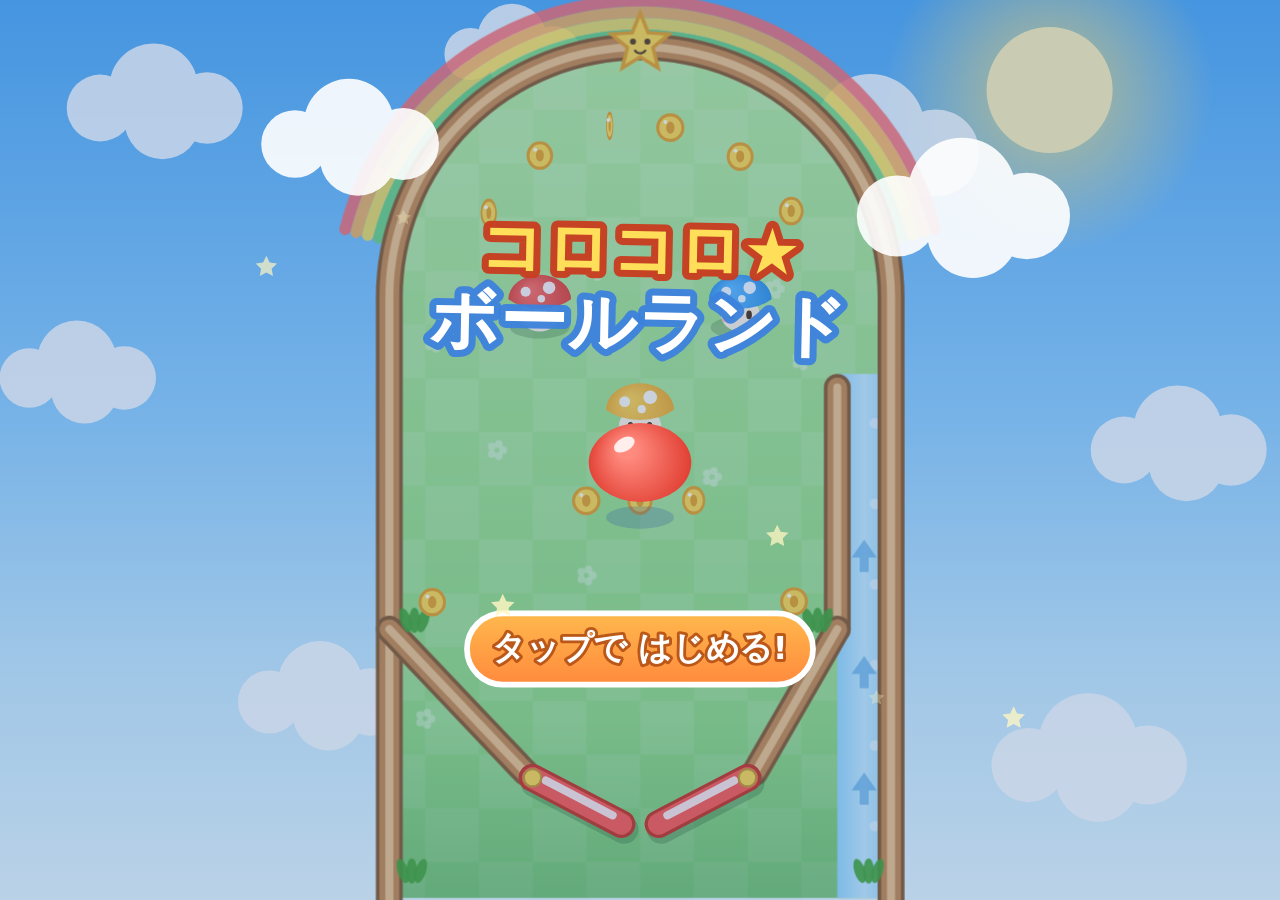
<file: korokoro-pinball/index.html>
<!DOCTYPE html>
<html lang="ja">
<head>
  <meta charset="UTF-8" />
  <meta name="viewport" content="width=device-width, initial-scale=1.0, maximum-scale=1.0, user-scalable=no, viewport-fit=cover" />
  <meta name="apple-mobile-web-app-capable" content="yes" />
  <meta name="apple-mobile-web-app-status-bar-style" content="black-translucent" />
  <meta name="mobile-web-app-capable" content="yes" />
  <meta name="theme-color" content="#63b7ff" />
  <title>コロコロ★ボールランド</title>
  <link rel="icon" href="data:image/svg+xml,%3Csvg xmlns='http://www.w3.org/2000/svg' viewBox='0 0 64 64'%3E%3Ccircle cx='32' cy='32' r='26' fill='%23ff5a4e' stroke='%23ffffff' stroke-width='4'/%3E%3Ccircle cx='24' cy='24' r='8' fill='%23ffd9d4'/%3E%3C/svg%3E" />
  <link rel="stylesheet" href="css/style.css" />
</head>
<body>
  <div id="stage">
    <canvas id="game"></canvas>
    <div id="boot">
      <div class="boot-ball"></div>
      <p>コロコロ じゅんびちゅう…</p>
    </div>
  </div>
  <script type="module" src="js/main.js"></script>
</body>
</html>
</file>
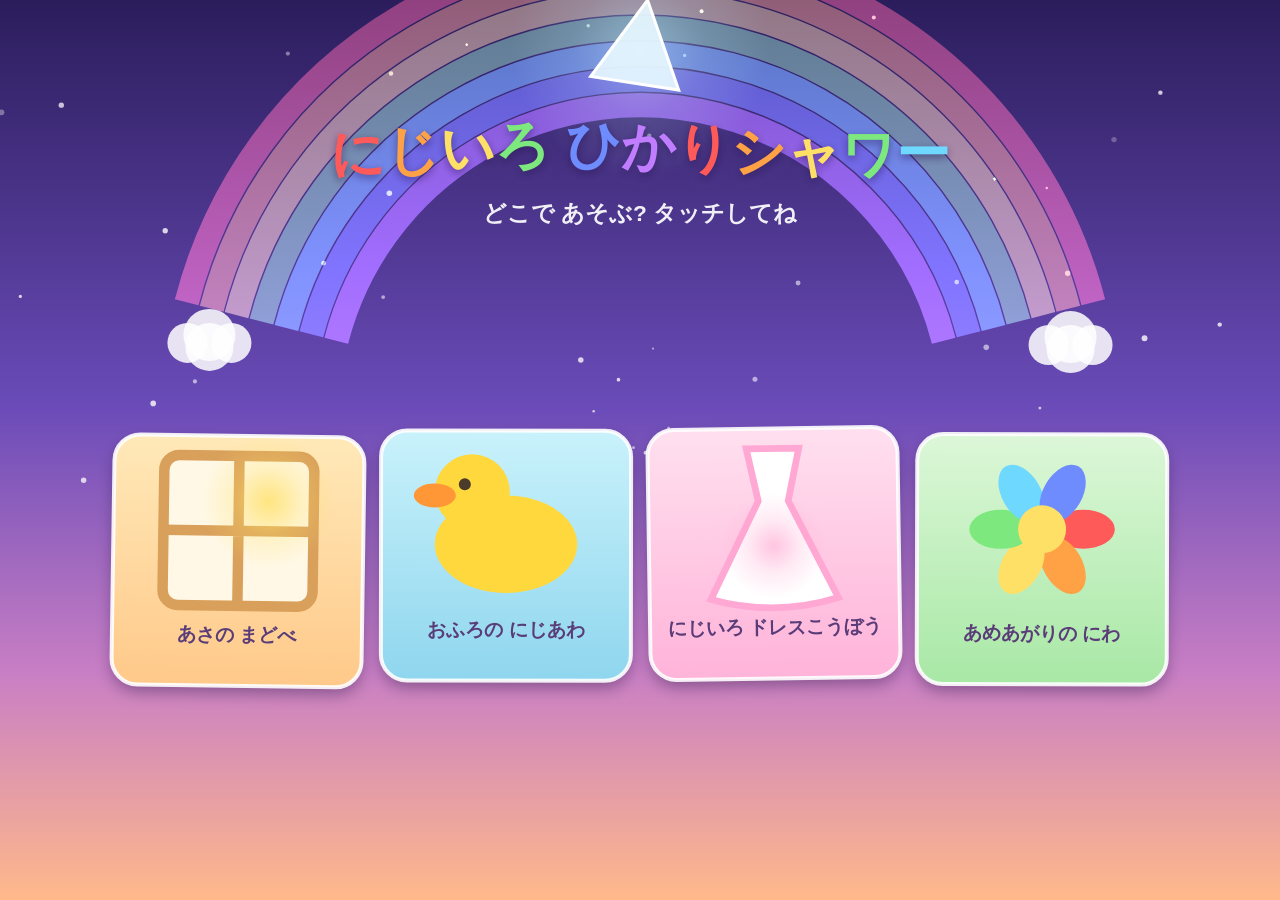
<file: nijiiro-hikari-shower/index.html>
<!DOCTYPE html>
<html lang="ja">
<head>
  <meta charset="UTF-8" />
  <meta name="viewport" content="width=device-width, initial-scale=1.0, maximum-scale=1.0, user-scalable=no, viewport-fit=cover" />
  <meta name="apple-mobile-web-app-capable" content="yes" />
  <meta name="apple-mobile-web-app-status-bar-style" content="black-translucent" />
  <meta name="mobile-web-app-capable" content="yes" />
  <meta name="theme-color" content="#2b1d5c" />
  <title>にじいろひかりシャワー</title>
  <link rel="icon" href="data:image/svg+xml,%3Csvg xmlns='http://www.w3.org/2000/svg' viewBox='0 0 64 64'%3E%3Cpolygon points='32,6 58,54 6,54' fill='%23bde5ff' stroke='%23ffffff' stroke-width='3'/%3E%3C/svg%3E" />
  <link rel="stylesheet" href="css/style.css" />
</head>
<body>
  <div id="stage">
    <canvas id="game"></canvas>
    <div id="boot">
      <div class="boot-prism"></div>
      <p>にじを じゅんびちゅう…</p>
    </div>
  </div>
  <script type="module" src="js/main.js"></script>
</body>
</html>
</file>
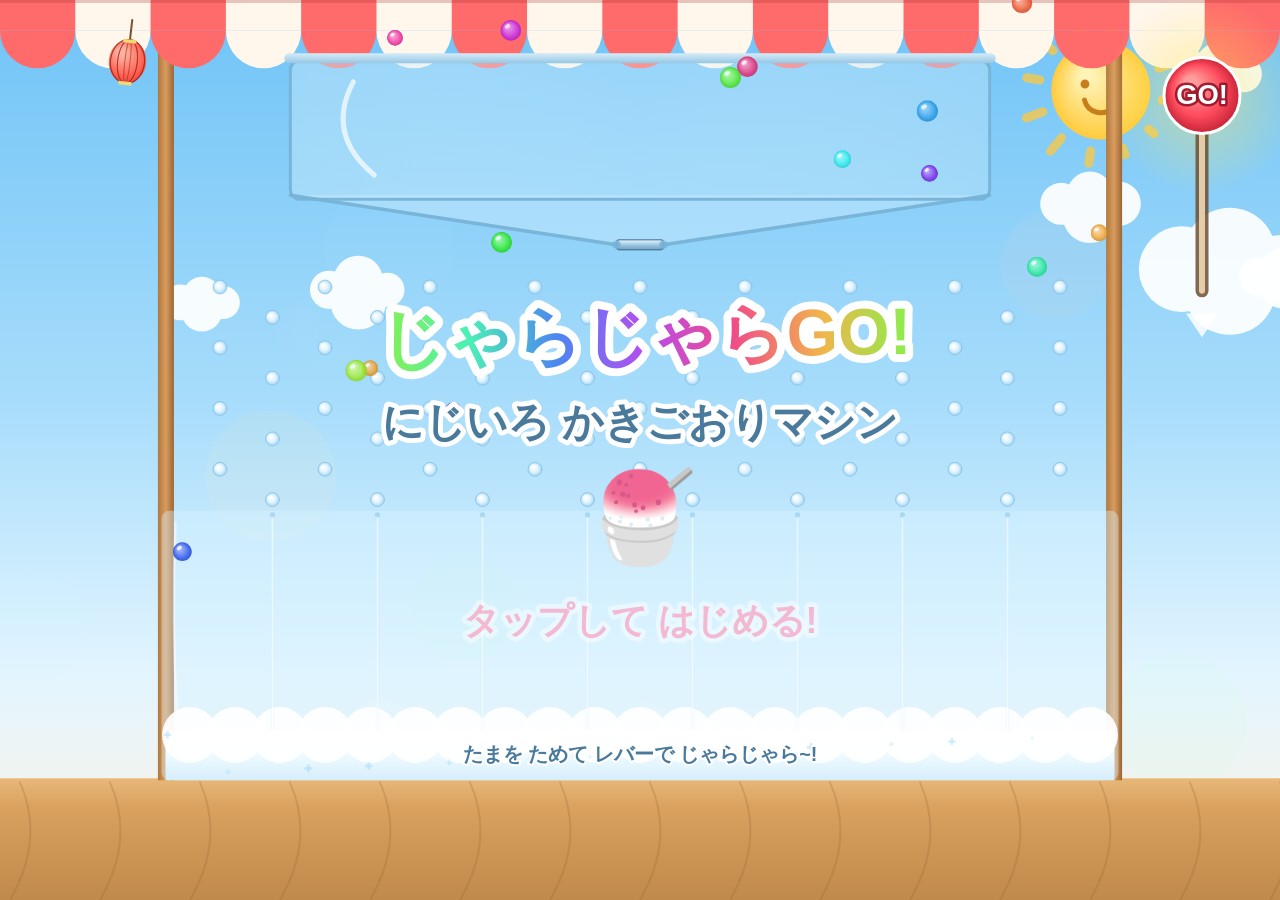
<file: nijiiro-kakigori-galton/index.html>
<!DOCTYPE html>
<html lang="ja">
<head>
<meta charset="UTF-8">
<meta name="viewport" content="width=device-width, initial-scale=1.0, maximum-scale=1.0, user-scalable=no, viewport-fit=cover">
<meta name="apple-mobile-web-app-capable" content="yes">
<meta name="mobile-web-app-capable" content="yes">
<meta name="apple-mobile-web-app-status-bar-style" content="black-translucent">
<meta name="theme-color" content="#7ec8f5">
<title>じゃらじゃらGO! にじいろかきごおりマシン</title>
<link rel="icon" href="data:image/svg+xml,<svg xmlns='http://www.w3.org/2000/svg' viewBox='0 0 100 100'><text y='0.9em' font-size='90'>🍧</text></svg>">
<link rel="stylesheet" href="css/style.css">
</head>
<body>
<canvas id="game"></canvas>
<script type="module" src="js/main.js"></script>
</body>
</html>
</file>
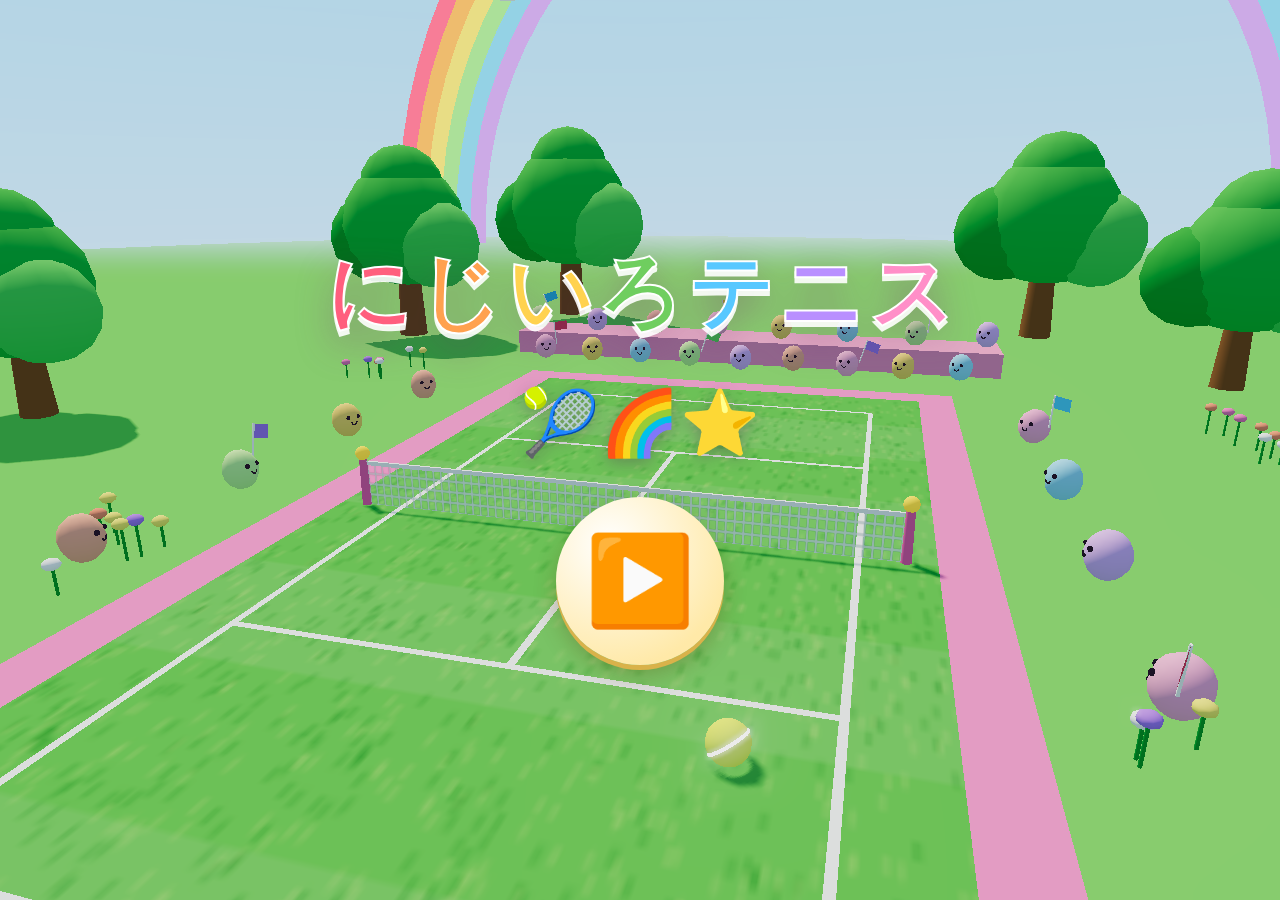
<file: nijiiro-tennis/index.html>
<!DOCTYPE html>
<html lang="ja">
<head>
<meta charset="UTF-8">
<meta name="viewport" content="width=device-width, initial-scale=1.0, maximum-scale=1.0, user-scalable=no, viewport-fit=cover">
<meta name="apple-mobile-web-app-capable" content="yes">
<meta name="apple-mobile-web-app-status-bar-style" content="black-translucent">
<meta name="mobile-web-app-capable" content="yes">
<title>にじいろテニス</title>
<link rel="stylesheet" href="css/style.css">
<link rel="icon" href="data:image/svg+xml,%3Csvg xmlns='http://www.w3.org/2000/svg' viewBox='0 0 100 100'%3E%3Ccircle cx='50' cy='50' r='42' fill='%23ff8fc8'/%3E%3Ccircle cx='50' cy='50' r='30' fill='%23fff176'/%3E%3C/svg%3E">
<script type="importmap">
{
  "imports": {
    "three": "./vendor/three/three.module.min.js",
    "three/addons/": "./vendor/three/addons/"
  }
}
</script>
</head>
<body>
<div id="app">
  <canvas id="gl"></canvas>
  <div id="hud"></div>
  <div id="overlay"></div>
</div>
<div id="boot">
  <div class="boot-ball"></div>
</div>
<script type="module" src="js/main.js"></script>
</body>
</html>
</file>
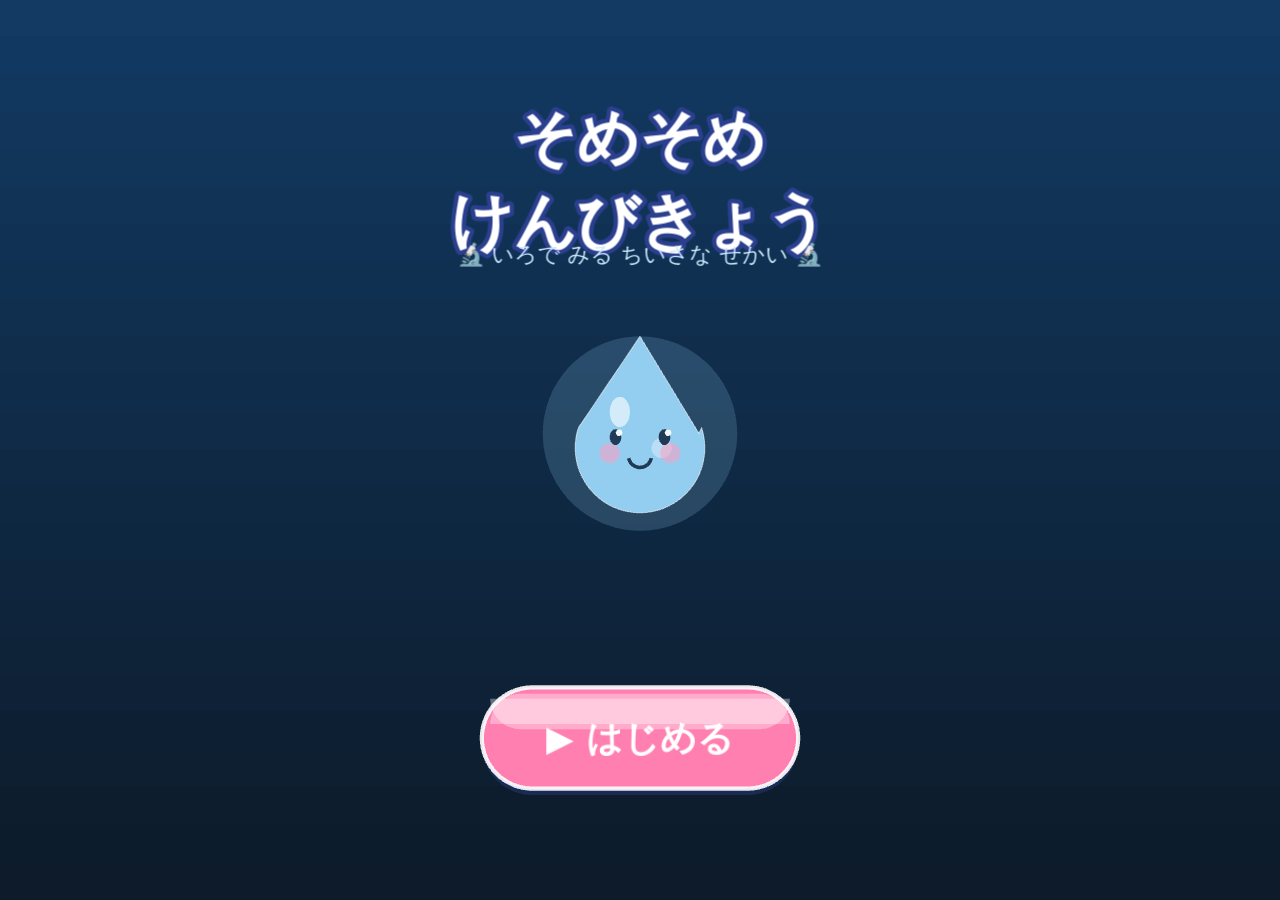
<file: somesome-kenbikyo/index.html>
<!DOCTYPE html>
<html lang="ja">
<head>
<meta charset="UTF-8">
<meta name="viewport" content="width=device-width, initial-scale=1.0, maximum-scale=1.0, user-scalable=no, viewport-fit=cover">
<meta name="apple-mobile-web-app-capable" content="yes">
<meta name="mobile-web-app-capable" content="yes">
<meta name="apple-mobile-web-app-status-bar-style" content="black-translucent">
<meta name="theme-color" content="#0d1b2a">
<title>そめそめ けんびきょう</title>
<link rel="icon" href="data:image/svg+xml,<svg xmlns='http://www.w3.org/2000/svg' viewBox='0 0 100 100'><text y='0.9em' font-size='90'>🔬</text></svg>">
<link rel="stylesheet" href="css/style.css">
</head>
<body>
<div id="game"></div>
<script src="vendor/phaser.min.js"></script>
<script type="module" src="js/main.js"></script>
</body>
</html>
</file>
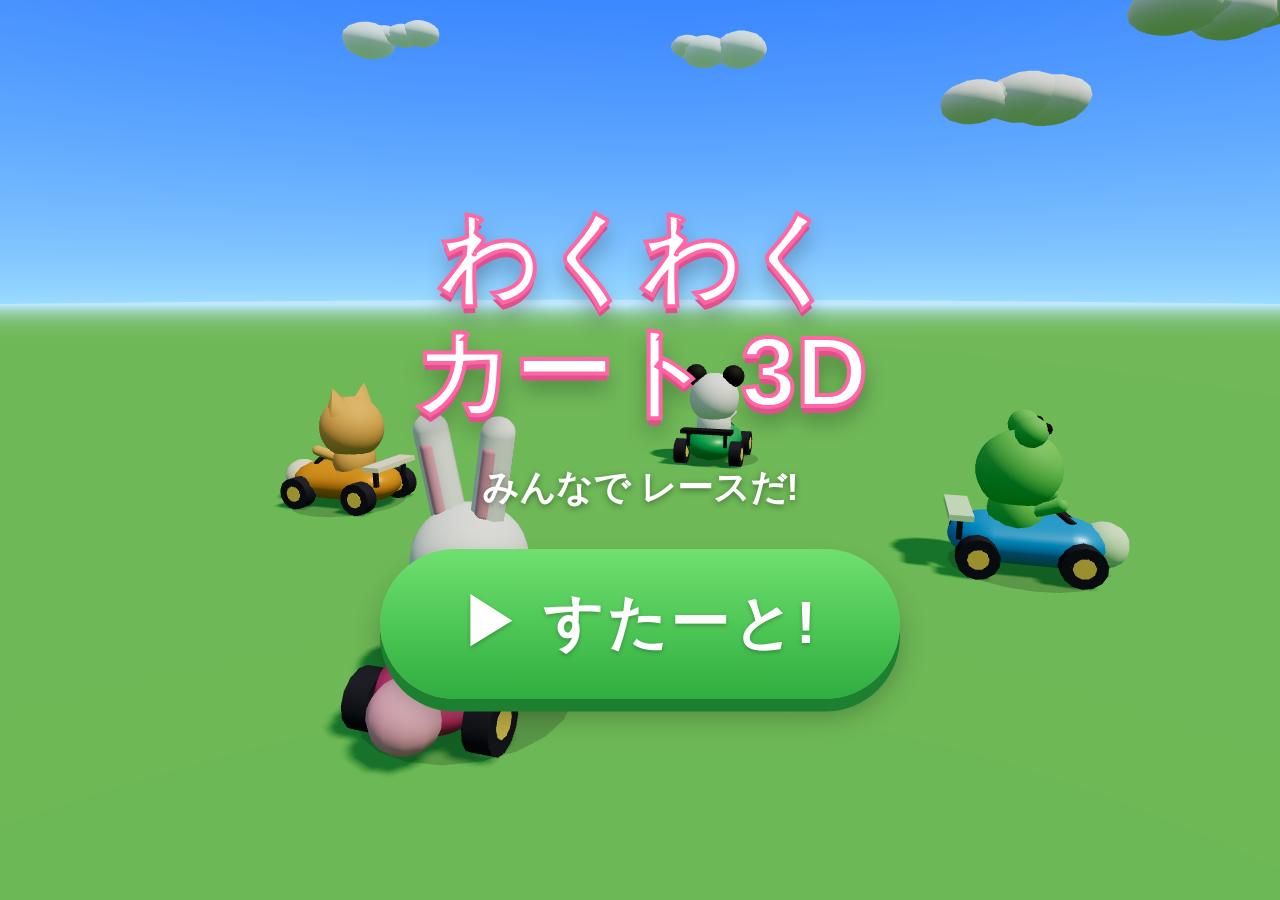
<file: wakuwaku-kart-3d/index.html>
<!DOCTYPE html>
<html lang="ja">
<head>
<meta charset="UTF-8">
<meta name="viewport" content="width=device-width, initial-scale=1.0, maximum-scale=1.0, user-scalable=no, viewport-fit=cover">
<meta name="apple-mobile-web-app-capable" content="yes">
<meta name="apple-mobile-web-app-status-bar-style" content="black-translucent">
<meta name="theme-color" content="#7ec8ff">
<title>わくわくカート3D</title>
<link rel="stylesheet" href="css/style.css">
</head>
<body>
<div id="game-root">
  <canvas id="game-canvas"></canvas>
  <div id="ui-layer"></div>
</div>
<script type="module" src="js/main.js"></script>
</body>
</html>
</file>
<file: korokoro-pinball/css/style.css>
* {
  margin: 0;
  padding: 0;
  box-sizing: border-box;
}

html, body {
  width: 100%;
  height: 100%;
  overflow: hidden;
  background: #63b7ff;
  touch-action: none;
  -webkit-user-select: none;
  user-select: none;
  -webkit-touch-callout: none;
  -webkit-tap-highlight-color: transparent;
  position: fixed;
  inset: 0;
}

#stage {
  position: fixed;
  inset: 0;
  width: 100%;
  height: 100%;
}

#game {
  position: absolute;
  inset: 0;
  width: 100%;
  height: 100%;
  display: block;
}

#boot {
  position: absolute;
  inset: 0;
  display: flex;
  flex-direction: column;
  align-items: center;
  justify-content: center;
  gap: 18px;
  background: linear-gradient(180deg, #63b7ff 0%, #a8e0ff 60%, #d8f4ff 100%);
  color: #ffffff;
  font-family: "M PLUS Rounded 1c", "Hiragino Maru Gothic ProN", "ヒラギノ丸ゴ ProN W4", system-ui, sans-serif;
  font-size: 20px;
  font-weight: 700;
  text-shadow: 0 2px 6px rgba(30, 90, 160, 0.5);
  transition: opacity 0.4s ease;
  z-index: 10;
}

#boot.hidden {
  opacity: 0;
  pointer-events: none;
}

.boot-ball {
  width: 56px;
  height: 56px;
  border-radius: 50%;
  background: radial-gradient(circle at 35% 30%, #ffd9d4 0%, #ff5a4e 55%, #d0322a 100%);
  border: 4px solid #ffffff;
  animation: boot-bounce 0.7s ease-in-out infinite alternate;
  box-shadow: 0 10px 20px rgba(30, 90, 160, 0.35);
}

@keyframes boot-bounce {
  from { transform: translateY(-14px) scale(1, 1); }
  to   { transform: translateY(10px) scale(1.08, 0.92); }
}
</file>
<file: nijiiro-hikari-shower/css/style.css>
/* にじいろひかりシャワー — 全画面キャンバス用スタイル */
* {
  margin: 0;
  padding: 0;
  box-sizing: border-box;
}

html,
body {
  width: 100%;
  height: 100%;
  overflow: hidden;
  background: #2b1d5c;
  position: fixed;
  inset: 0;
  overscroll-behavior: none;
  -webkit-user-select: none;
  user-select: none;
  -webkit-touch-callout: none;
  -webkit-tap-highlight-color: transparent;
}

#stage {
  position: fixed;
  inset: 0;
  width: 100%;
  height: 100%;
}

#game {
  position: absolute;
  inset: 0;
  width: 100%;
  height: 100%;
  display: block;
  touch-action: none;
}

/* 起動中のかわいいローディング表示 */
#boot {
  position: absolute;
  inset: 0;
  display: flex;
  flex-direction: column;
  align-items: center;
  justify-content: center;
  gap: 24px;
  background: linear-gradient(160deg, #2b1d5c 0%, #4a2f8f 60%, #7b4fc9 100%);
  color: #fff;
  font-family: "Hiragino Maru Gothic ProN", "BIZ UDGothic", "Yu Gothic", sans-serif;
  font-size: 18px;
  letter-spacing: 0.1em;
  transition: opacity 0.6s ease;
  z-index: 10;
}

#boot.hidden {
  opacity: 0;
  pointer-events: none;
}

.boot-prism {
  width: 0;
  height: 0;
  border-left: 34px solid transparent;
  border-right: 34px solid transparent;
  border-bottom: 58px solid rgba(255, 255, 255, 0.85);
  filter: drop-shadow(0 0 18px #9ad8ff) drop-shadow(0 0 36px #ff9ad5);
  animation: prismSpin 2.2s ease-in-out infinite;
}

@keyframes prismSpin {
  0%   { transform: rotate(0deg) scale(1); }
  50%  { transform: rotate(180deg) scale(1.15); }
  100% { transform: rotate(360deg) scale(1); }
}
</file>
<file: nijiiro-kakigori-galton/css/style.css>
html, body {
  margin: 0;
  padding: 0;
  width: 100%;
  height: 100%;
  overflow: hidden;
  background: #7ec8f5;
  position: fixed;
  inset: 0;
  overscroll-behavior: none;
  -webkit-user-select: none;
  user-select: none;
  -webkit-touch-callout: none;
  -webkit-tap-highlight-color: transparent;
}

#game {
  position: absolute;
  inset: 0;
  width: 100%;
  height: 100%;
  display: block;
  touch-action: none;
}
</file>
<file: nijiiro-tennis/css/style.css>
/* にじいろテニス — スタイル */
* { margin: 0; padding: 0; box-sizing: border-box; -webkit-tap-highlight-color: transparent; }

html, body {
  width: 100%; height: 100%; overflow: hidden;
  background: #7ec8ff;
  font-family: "Hiragino Maru Gothic ProN", "BIZ UDGothic", "Rounded Mplus 1c", sans-serif;
  touch-action: none; user-select: none; -webkit-user-select: none;
  position: fixed;
}

#app { position: fixed; inset: 0; }
#gl { position: absolute; inset: 0; width: 100%; height: 100%; display: block; }

#hud, #overlay {
  position: absolute; inset: 0; pointer-events: none;
  padding: calc(env(safe-area-inset-top, 0px)) calc(env(safe-area-inset-right, 0px))
           calc(env(safe-area-inset-bottom, 0px)) calc(env(safe-area-inset-left, 0px));
}
#overlay { z-index: 20; }
#hud { z-index: 10; }

/* ---- 起動ローダー ---- */
#boot {
  position: fixed; inset: 0; z-index: 99; display: flex;
  align-items: center; justify-content: center;
  background: linear-gradient(160deg, #ffd3ec 0%, #c9f0ff 55%, #d8ffd8 100%);
  transition: opacity .6s; 
}
#boot.hide { opacity: 0; pointer-events: none; }
.boot-ball {
  width: 64px; height: 64px; border-radius: 50%;
  background: radial-gradient(circle at 35% 30%, #ffff9e, #d9e021 70%);
  box-shadow: 0 6px 18px rgba(0,0,0,.25);
  animation: bootBounce 0.7s ease-in-out infinite alternate;
}
@keyframes bootBounce {
  from { transform: translateY(-40px) scale(1,1); }
  to   { transform: translateY(24px) scale(1.15,.85); }
}

/* ---- 汎用ボタン(まる・アイコンのみ) ---- */
.btn {
  pointer-events: auto; border: none; cursor: pointer;
  display: flex; align-items: center; justify-content: center;
  border-radius: 50%;
  background: radial-gradient(circle at 32% 28%, #ffffff, #ffd6ef 75%);
  box-shadow: 0 5px 0 rgba(214,116,171,.85), 0 10px 22px rgba(80,30,80,.28);
  transition: transform .12s;
  font-size: 42px; width: 86px; height: 86px;
  line-height: 1;
}
.btn:active { transform: scale(.9) translateY(4px); box-shadow: 0 1px 0 rgba(214,116,171,.85); }
.btn.big { width: 128px; height: 128px; font-size: 66px; }
.btn.huge { width: 168px; height: 168px; font-size: 88px; }
.btn.green { background: radial-gradient(circle at 32% 28%, #ffffff, #c7f7c4 75%); box-shadow: 0 5px 0 #7ec87a, 0 10px 22px rgba(30,80,30,.28); }
.btn.blue  { background: radial-gradient(circle at 32% 28%, #ffffff, #c4e5f7 75%); box-shadow: 0 5px 0 #7aaec8, 0 10px 22px rgba(30,50,80,.28); }
.btn.gold  { background: radial-gradient(circle at 32% 28%, #ffffff, #ffe9a8 75%); box-shadow: 0 5px 0 #d9b24a, 0 10px 22px rgba(90,70,10,.3); }

.pulse { animation: pulse 1.1s ease-in-out infinite; }
@keyframes pulse { 0%,100% { transform: scale(1);} 50% { transform: scale(1.09);} }

/* ---- 画面共通レイアウト ---- */
.screen {
  position: absolute; inset: 0; display: flex; flex-direction: column;
  align-items: center; justify-content: center; gap: 4vmin;
  pointer-events: none;
}
.screen > * { pointer-events: auto; }

.fade-in { animation: fadeIn .45s ease-out both; }
@keyframes fadeIn { from { opacity: 0; transform: translateY(24px) scale(.94); } to { opacity: 1; transform: none; } }

/* ---- タイトルロゴ ---- */
.logo {
  display: flex; gap: .5vmin; pointer-events: none;
  filter: drop-shadow(0 5px 0 rgba(255,255,255,.9)) drop-shadow(0 12px 18px rgba(120,40,110,.35));
}
.logo span {
  font-size: clamp(34px, 9.5vmin, 84px); font-weight: 900;
  -webkit-text-stroke: 2px #fff;
  animation: logoBob 1.6s ease-in-out infinite;
}
@keyframes logoBob { 0%,100% { transform: translateY(0) rotate(-3deg);} 50% { transform: translateY(-1.4vmin) rotate(3deg);} }

/* ---- 横並びの選択列 ---- */
.row { display: flex; gap: 3.2vmin; align-items: center; justify-content: center; flex-wrap: wrap; }

/* ---- キャラ選択カード ---- */
.char-card {
  pointer-events: auto; cursor: pointer;
  width: clamp(78px, 19vmin, 150px); height: clamp(78px, 19vmin, 150px);
  border-radius: 26%; border: none;
  background: rgba(255,255,255,.88);
  box-shadow: 0 5px 0 rgba(180,140,200,.7), 0 12px 20px rgba(60,20,80,.25);
  display: flex; align-items: center; justify-content: center;
  transition: transform .15s;
  overflow: hidden;
}
.char-card:active { transform: scale(.92); }
.char-card.sel { outline: 6px solid #ff8fc8; transform: scale(1.08); }
.char-card canvas { width: 88%; height: 88%; }

/* ---- スコア(星)HUD ---- */
.score-bar {
  position: absolute; top: max(1.5vmin, env(safe-area-inset-top, 0px));
  left: 50%; transform: translateX(-50%);
  display: flex; align-items: center; gap: 2.2vmin;
  background: rgba(255,255,255,.82); border-radius: 60px;
  padding: 1.1vmin 2.6vmin;
  box-shadow: 0 6px 14px rgba(60,20,80,.22);
  pointer-events: none;
}
.score-face { font-size: clamp(20px, 4.6vmin, 40px); }
.score-stars { display: flex; gap: .6vmin; }
.score-stars .st { font-size: clamp(16px, 4vmin, 34px); opacity: .22; transform: scale(.9); transition: all .3s; }
.score-stars .st.on { opacity: 1; transform: scale(1.15); animation: starPop .5s; }
@keyframes starPop { 0% { transform: scale(.3) rotate(-90deg);} 70% { transform: scale(1.5) rotate(12deg);} 100% { transform: scale(1.15);} }
.score-vs { font-size: clamp(14px, 3vmin, 24px); opacity: .55; }

/* ---- 中央の大きな絵文字演出 ---- */
.big-emote {
  position: absolute; left: 50%; top: 34%;
  transform: translate(-50%, -50%);
  font-size: clamp(64px, 22vmin, 210px);
  pointer-events: none;
  animation: emotePop .95s cubic-bezier(.2,1.6,.4,1) both;
  filter: drop-shadow(0 8px 14px rgba(80,20,80,.35));
}
@keyframes emotePop {
  0% { transform: translate(-50%,-50%) scale(0) rotate(-30deg); opacity: 0; }
  40% { transform: translate(-50%,-50%) scale(1.25) rotate(6deg); opacity: 1; }
  75% { transform: translate(-50%,-50%) scale(1) ; opacity: 1; }
  100% { transform: translate(-50%,-56%) scale(1.05); opacity: 0; }
}

/* ---- ラリー数バッジ ---- */
.rally-badge {
  position: absolute; right: max(2vmin, env(safe-area-inset-right, 0px)); 
  top: max(1.5vmin, env(safe-area-inset-top, 0px));
  min-width: 9vmin; padding: 1vmin 1.6vmin;
  border-radius: 40px; text-align: center;
  background: rgba(255,255,255,.82);
  box-shadow: 0 5px 12px rgba(60,20,80,.2);
  font-size: clamp(18px, 4.4vmin, 38px); font-weight: 900; color: #ff62b0;
  pointer-events: none; transition: transform .15s;
}
.rally-badge.bump { transform: scale(1.3) rotate(6deg); }
.rally-badge.rainbow {
  background: linear-gradient(90deg,#ffb3ba,#ffdfba,#ffffba,#baffc9,#bae1ff,#e3baff);
  background-size: 300% 100%; animation: rbFlow 1.2s linear infinite;
}
@keyframes rbFlow { from { background-position: 0 0;} to { background-position: 300% 0;} }

/* ---- 左上ホームボタン ---- */
.corner-btn {
  position: absolute; left: max(1.6vmin, env(safe-area-inset-left, 0px));
  top: max(1.5vmin, env(safe-area-inset-top, 0px));
  width: clamp(48px, 9vmin, 74px); height: clamp(48px, 9vmin, 74px);
  font-size: clamp(22px, 4.4vmin, 38px);
}

/* ---- ミニゲームHUD(のこりボール/せいせき) ---- */
.mini-bar {
  position: absolute; top: max(1.5vmin, env(safe-area-inset-top, 0px));
  left: 50%; transform: translateX(-50%);
  display: flex; align-items: center; gap: 1.4vmin;
  background: rgba(255,255,255,.82); border-radius: 60px;
  padding: 1.1vmin 2.4vmin; box-shadow: 0 6px 14px rgba(60,20,80,.22);
  pointer-events: none; font-size: clamp(18px, 4.2vmin, 36px); font-weight: 900;
}
.mini-bar .cnt { color: #ff62b0; }

/* ---- タップ誘導リング ---- */
.tap-hint {
  position: absolute; left: 50%; bottom: 16%;
  transform: translateX(-50%);
  font-size: clamp(44px, 12vmin, 110px);
  pointer-events: none; animation: tapAnim 1s ease-in-out infinite;
  filter: drop-shadow(0 6px 10px rgba(80,20,80,.3));
}
@keyframes tapAnim { 0%,100% { transform: translateX(-50%) scale(1);} 50% { transform: translateX(-50%) scale(1.25);} }

/* ---- 結果画面の星 ---- */
.result-stars { display: flex; gap: 2vmin; pointer-events: none; }
.result-stars span {
  font-size: clamp(44px, 13vmin, 120px);
  animation: starPop .6s both;
  filter: drop-shadow(0 6px 10px rgba(120,80,0,.4));
}
</file>
<file: somesome-kenbikyo/css/style.css>
* { margin: 0; padding: 0; box-sizing: border-box; }

html, body {
  width: 100%;
  height: 100%;
  overflow: hidden;
  background: #0d1b2a;
  -webkit-user-select: none;
  user-select: none;
  -webkit-tap-highlight-color: transparent;
  touch-action: none;
  overscroll-behavior: none;
}

#game {
  position: fixed;
  inset: 0;
  width: 100%;
  height: 100%;
}

#game canvas {
  display: block;
}
</file>
<file: wakuwaku-kart-3d/css/style.css>
* { margin: 0; padding: 0; box-sizing: border-box; -webkit-tap-highlight-color: transparent; }

html, body {
  width: 100%;
  height: 100%;
  overflow: hidden;
  background: #7ec8ff;
  touch-action: none;
  -webkit-user-select: none;
  user-select: none;
  font-family: "Hiragino Maru Gothic ProN", "BIZ UDGothic", "Rounded Mplus 1c", "M PLUS Rounded 1c", sans-serif;
  position: fixed;
}

#game-root {
  position: fixed;
  inset: 0;
  width: 100%;
  height: 100%;
}

#game-canvas {
  position: absolute;
  inset: 0;
  width: 100%;
  height: 100%;
  display: block;
}

#ui-layer {
  position: absolute;
  inset: 0;
  pointer-events: none;
  overflow: hidden;
}

#ui-layer > * {
  pointer-events: auto;
}
</file>
